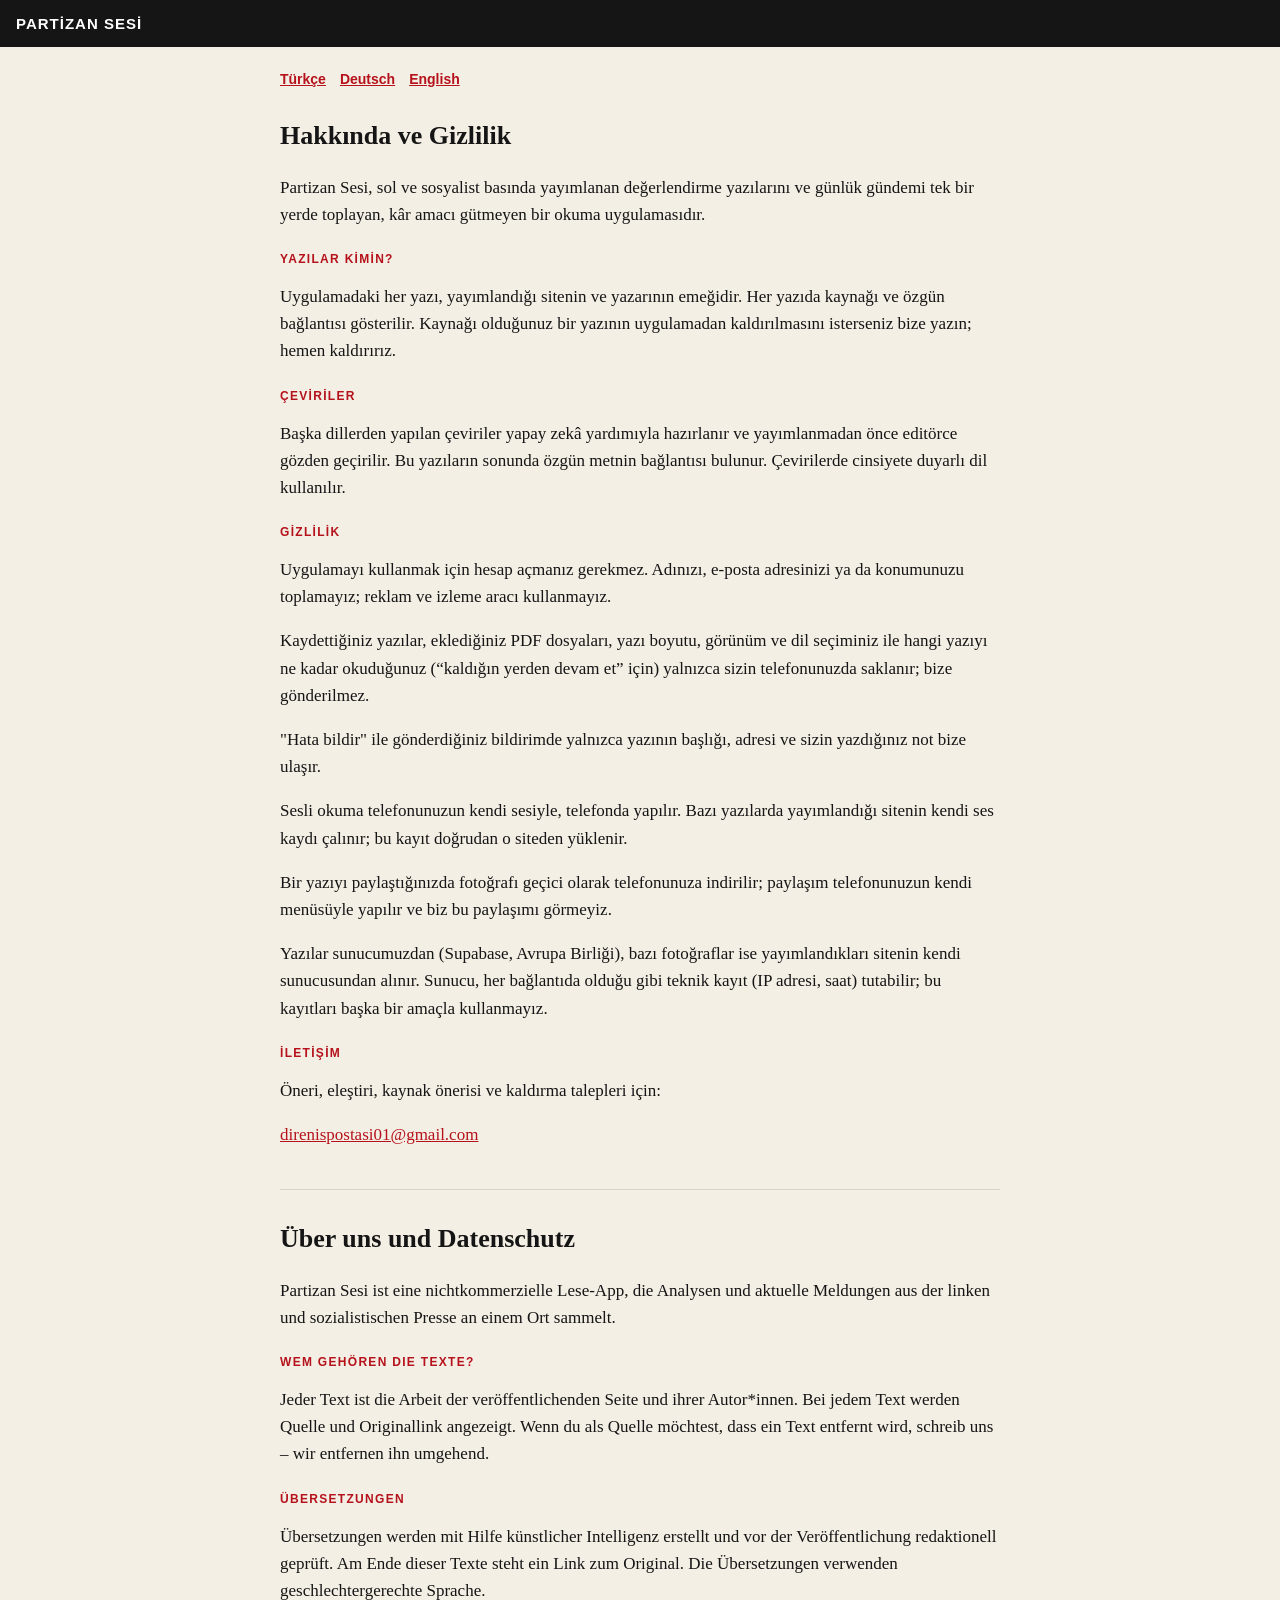
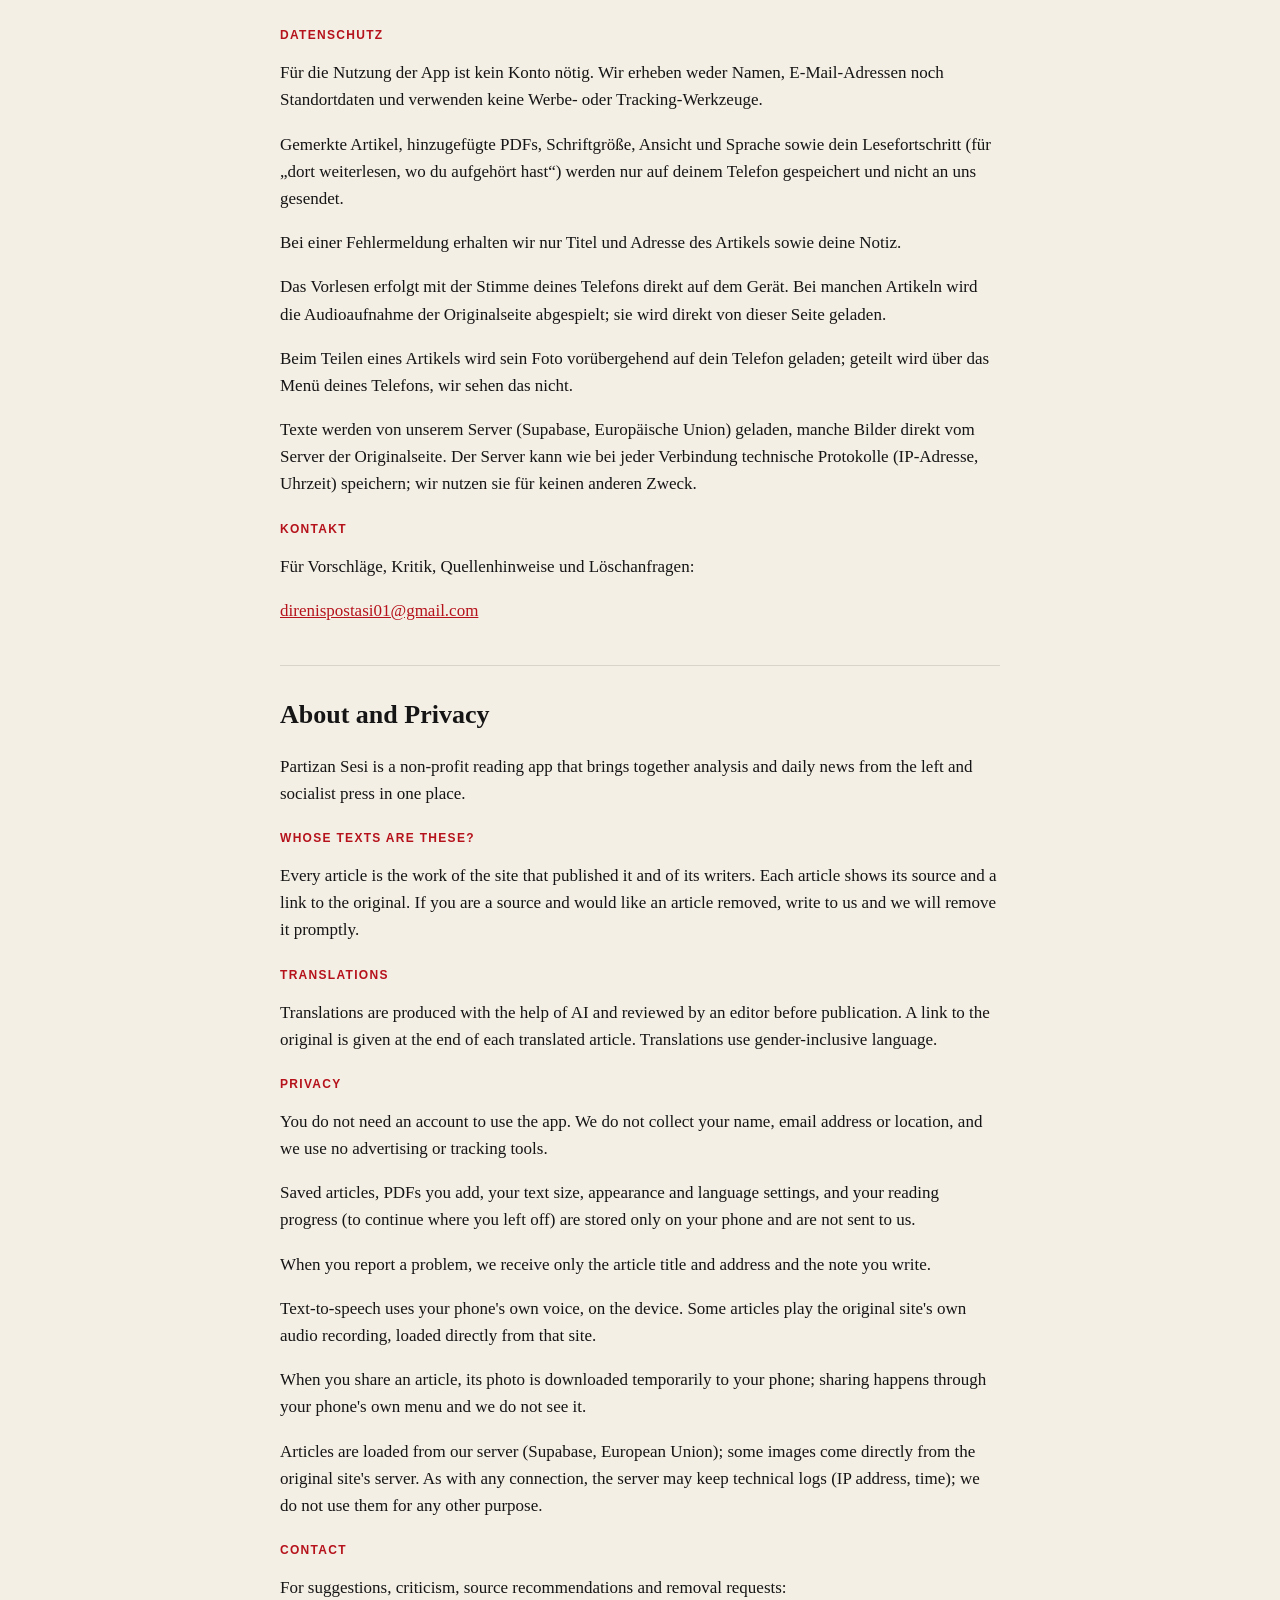
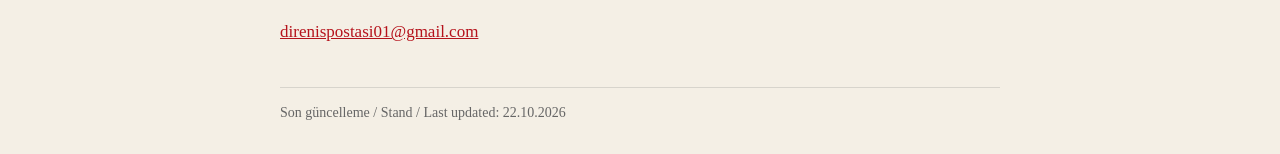
<file: gizlilik.html>
<!doctype html>
<html lang="tr"><head><meta charset="utf-8"><meta name="viewport" content="width=device-width,initial-scale=1">
<title>Partizan Sesi – Gizlilik</title>
<style>
:root{--zemin:#F4EFE5;--yazi:#151515;--kirmizi:#B5121B;--soluk:#666}
@media (prefers-color-scheme:dark){:root{--zemin:#141311;--yazi:#eee;--kirmizi:#e0414a;--soluk:#aaa}}
body{margin:0;background:var(--zemin);color:var(--yazi);font:17px/1.6 Georgia,"Times New Roman",serif}
header{background:#151515;color:#fff;padding:16px;font:800 15px/1 -apple-system,Arial,sans-serif;letter-spacing:1px}
main{max-width:720px;margin:0 auto;padding:16px}
nav{font:700 14px -apple-system,Arial,sans-serif;margin:8px 0 20px}nav a{color:var(--kirmizi);margin-right:14px}
h2{font-size:26px;margin:28px 0 6px}
h3{font:800 12px -apple-system,Arial,sans-serif;letter-spacing:1.3px;color:var(--kirmizi);margin:24px 0 6px}
a{color:var(--kirmizi)}
section{border-bottom:1px solid #8884;padding-bottom:24px}
</style><!-- pwa-kur -->
<link rel="manifest" href="manifest.webmanifest">
<link rel="apple-touch-icon" href="apple-touch-icon.png">
<meta name="apple-mobile-web-app-capable" content="yes">
<meta name="mobile-web-app-capable" content="yes">
<meta name="apple-mobile-web-app-title" content="Partizan Sesi">
<meta name="apple-mobile-web-app-status-bar-style" content="default">
<meta name="theme-color" content="#F4EFE5" media="(prefers-color-scheme: light)">
<meta name="theme-color" content="#141311" media="(prefers-color-scheme: dark)">
</head><body>
<header>PARTİZAN SESİ</header>
<main><nav><a href="#tr">Türkçe</a><a href="#de">Deutsch</a><a href="#en">English</a></nav>
<section id="tr" lang="tr"><h2>Hakkında ve Gizlilik</h2>
<p>Partizan Sesi, sol ve sosyalist basında yayımlanan değerlendirme yazılarını ve günlük gündemi tek bir yerde toplayan, kâr amacı gütmeyen bir okuma uygulamasıdır.</p>
<h3>YAZILAR KİMİN?</h3>
<p>Uygulamadaki her yazı, yayımlandığı sitenin ve yazarının emeğidir. Her yazıda kaynağı ve özgün bağlantısı gösterilir. Kaynağı olduğunuz bir yazının uygulamadan kaldırılmasını isterseniz bize yazın; hemen kaldırırız.</p>
<h3>ÇEVİRİLER</h3>
<p>Başka dillerden yapılan çeviriler yapay zekâ yardımıyla hazırlanır ve yayımlanmadan önce editörce gözden geçirilir. Bu yazıların sonunda özgün metnin bağlantısı bulunur. Çevirilerde cinsiyete duyarlı dil kullanılır.</p>
<h3>GİZLİLİK</h3>
<p>Uygulamayı kullanmak için hesap açmanız gerekmez. Adınızı, e-posta adresinizi ya da konumunuzu toplamayız; reklam ve izleme aracı kullanmayız.</p>
<p>Kaydettiğiniz yazılar, eklediğiniz PDF dosyaları, yazı boyutu, görünüm ve dil seçiminiz ile hangi yazıyı ne kadar okuduğunuz (“kaldığın yerden devam et” için) yalnızca sizin telefonunuzda saklanır; bize gönderilmez.</p>
<p>&quot;Hata bildir&quot; ile gönderdiğiniz bildirimde yalnızca yazının başlığı, adresi ve sizin yazdığınız not bize ulaşır.</p>
<p>Sesli okuma telefonunuzun kendi sesiyle, telefonda yapılır. Bazı yazılarda yayımlandığı sitenin kendi ses kaydı çalınır; bu kayıt doğrudan o siteden yüklenir.</p>
<p>Bir yazıyı paylaştığınızda fotoğrafı geçici olarak telefonunuza indirilir; paylaşım telefonunuzun kendi menüsüyle yapılır ve biz bu paylaşımı görmeyiz.</p>
<p>Yazılar sunucumuzdan (Supabase, Avrupa Birliği), bazı fotoğraflar ise yayımlandıkları sitenin kendi sunucusundan alınır. Sunucu, her bağlantıda olduğu gibi teknik kayıt (IP adresi, saat) tutabilir; bu kayıtları başka bir amaçla kullanmayız.</p>
<h3>İLETİŞİM</h3>
<p>Öneri, eleştiri, kaynak önerisi ve kaldırma talepleri için:</p>
<p><a href="mailto:direnispostasi01@gmail.com">direnispostasi01@gmail.com</a></p></section>
<section id="de" lang="de"><h2>Über uns und Datenschutz</h2>
<p>Partizan Sesi ist eine nichtkommerzielle Lese-App, die Analysen und aktuelle Meldungen aus der linken und sozialistischen Presse an einem Ort sammelt.</p>
<h3>WEM GEHÖREN DIE TEXTE?</h3>
<p>Jeder Text ist die Arbeit der veröffentlichenden Seite und ihrer Autor*innen. Bei jedem Text werden Quelle und Originallink angezeigt. Wenn du als Quelle möchtest, dass ein Text entfernt wird, schreib uns – wir entfernen ihn umgehend.</p>
<h3>ÜBERSETZUNGEN</h3>
<p>Übersetzungen werden mit Hilfe künstlicher Intelligenz erstellt und vor der Veröffentlichung redaktionell geprüft. Am Ende dieser Texte steht ein Link zum Original. Die Übersetzungen verwenden geschlechtergerechte Sprache.</p>
<h3>DATENSCHUTZ</h3>
<p>Für die Nutzung der App ist kein Konto nötig. Wir erheben weder Namen, E-Mail-Adressen noch Standortdaten und verwenden keine Werbe- oder Tracking-Werkzeuge.</p>
<p>Gemerkte Artikel, hinzugefügte PDFs, Schriftgröße, Ansicht und Sprache sowie dein Lesefortschritt (für „dort weiterlesen, wo du aufgehört hast“) werden nur auf deinem Telefon gespeichert und nicht an uns gesendet.</p>
<p>Bei einer Fehlermeldung erhalten wir nur Titel und Adresse des Artikels sowie deine Notiz.</p>
<p>Das Vorlesen erfolgt mit der Stimme deines Telefons direkt auf dem Gerät. Bei manchen Artikeln wird die Audioaufnahme der Originalseite abgespielt; sie wird direkt von dieser Seite geladen.</p>
<p>Beim Teilen eines Artikels wird sein Foto vorübergehend auf dein Telefon geladen; geteilt wird über das Menü deines Telefons, wir sehen das nicht.</p>
<p>Texte werden von unserem Server (Supabase, Europäische Union) geladen, manche Bilder direkt vom Server der Originalseite. Der Server kann wie bei jeder Verbindung technische Protokolle (IP-Adresse, Uhrzeit) speichern; wir nutzen sie für keinen anderen Zweck.</p>
<h3>KONTAKT</h3>
<p>Für Vorschläge, Kritik, Quellenhinweise und Löschanfragen:</p>
<p><a href="mailto:direnispostasi01@gmail.com">direnispostasi01@gmail.com</a></p></section>
<section id="en" lang="en"><h2>About and Privacy</h2>
<p>Partizan Sesi is a non-profit reading app that brings together analysis and daily news from the left and socialist press in one place.</p>
<h3>WHOSE TEXTS ARE THESE?</h3>
<p>Every article is the work of the site that published it and of its writers. Each article shows its source and a link to the original. If you are a source and would like an article removed, write to us and we will remove it promptly.</p>
<h3>TRANSLATIONS</h3>
<p>Translations are produced with the help of AI and reviewed by an editor before publication. A link to the original is given at the end of each translated article. Translations use gender-inclusive language.</p>
<h3>PRIVACY</h3>
<p>You do not need an account to use the app. We do not collect your name, email address or location, and we use no advertising or tracking tools.</p>
<p>Saved articles, PDFs you add, your text size, appearance and language settings, and your reading progress (to continue where you left off) are stored only on your phone and are not sent to us.</p>
<p>When you report a problem, we receive only the article title and address and the note you write.</p>
<p>Text-to-speech uses your phone&#x27;s own voice, on the device. Some articles play the original site&#x27;s own audio recording, loaded directly from that site.</p>
<p>When you share an article, its photo is downloaded temporarily to your phone; sharing happens through your phone&#x27;s own menu and we do not see it.</p>
<p>Articles are loaded from our server (Supabase, European Union); some images come directly from the original site&#x27;s server. As with any connection, the server may keep technical logs (IP address, time); we do not use them for any other purpose.</p>
<h3>CONTACT</h3>
<p>For suggestions, criticism, source recommendations and removal requests:</p>
<p><a href="mailto:direnispostasi01@gmail.com">direnispostasi01@gmail.com</a></p></section>
<p style="color:var(--soluk);font-size:14px">Son güncelleme / Stand / Last updated: 22.10.2026</p>
</main></body></html>
</file>
